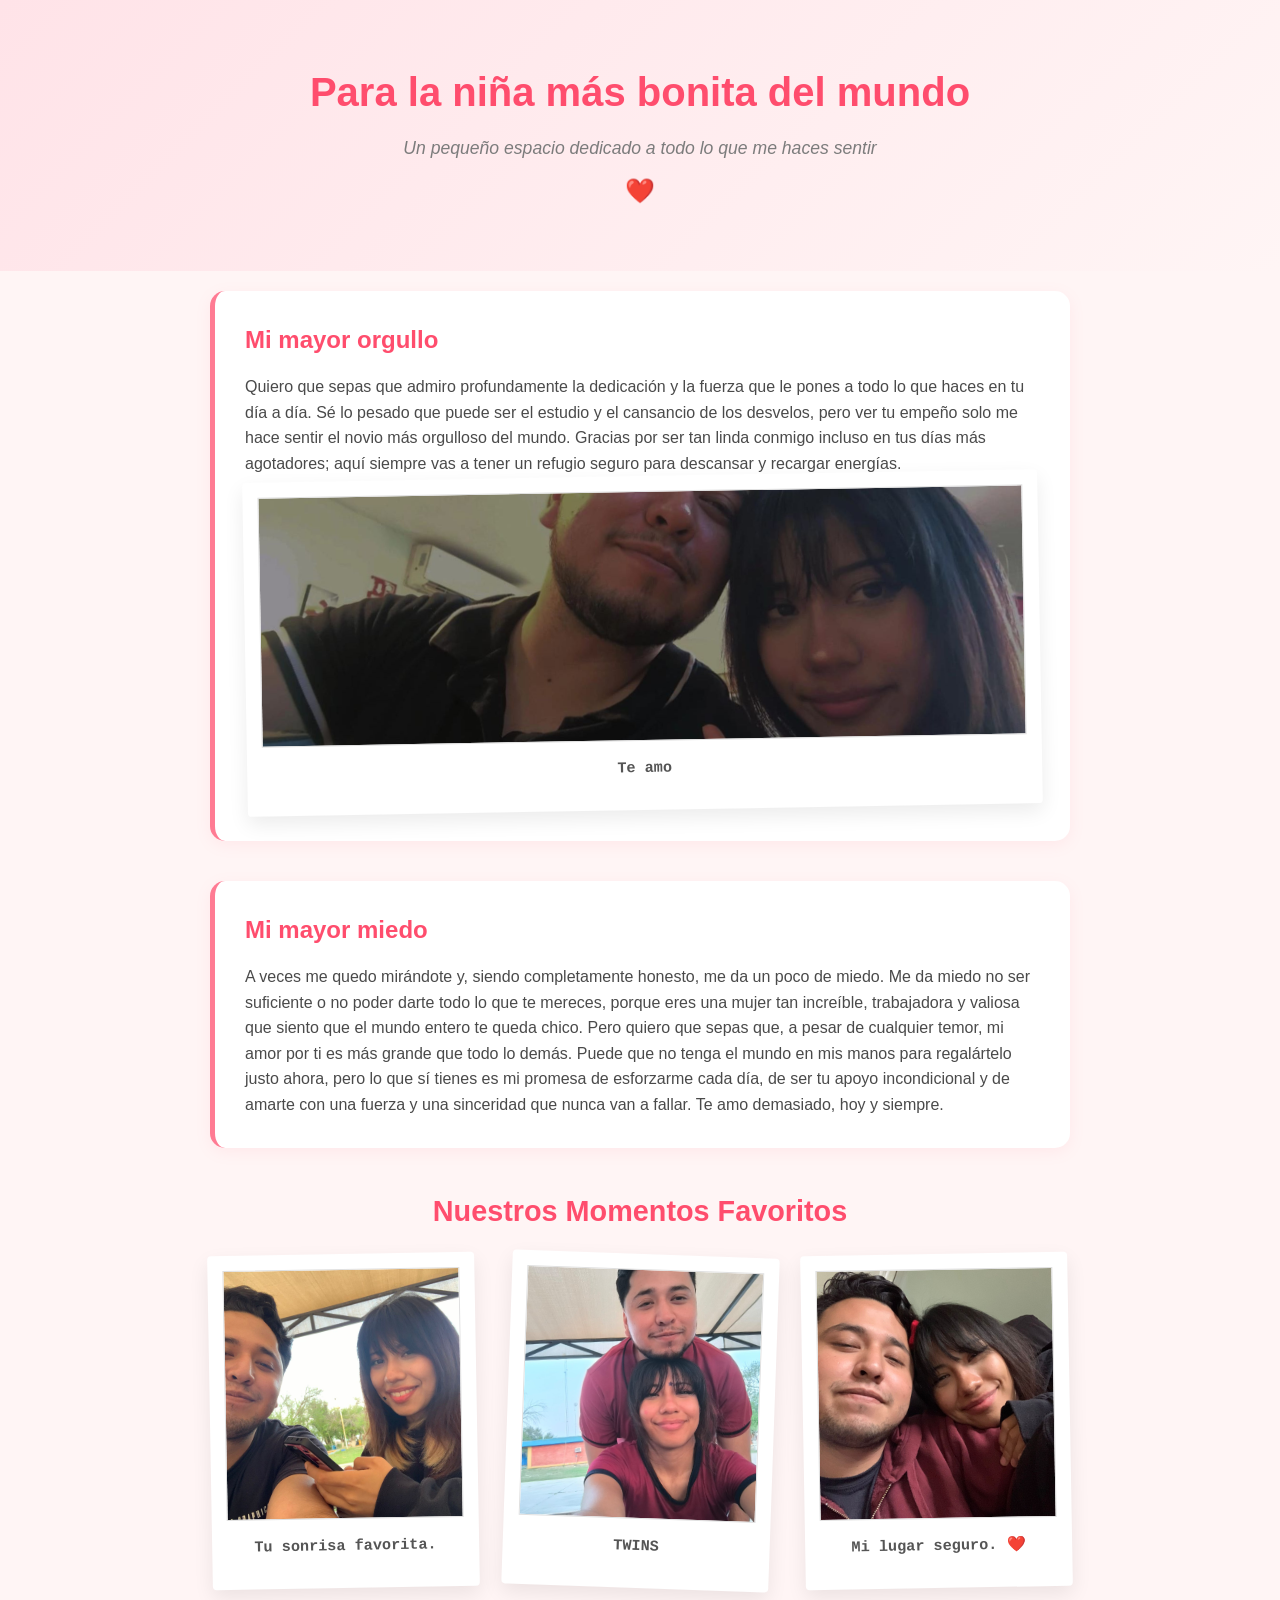
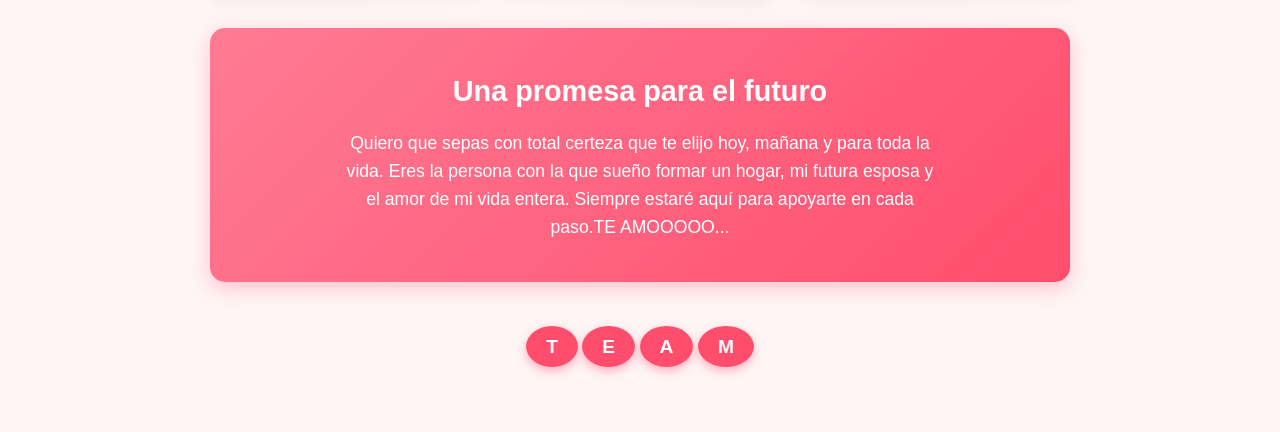
<file: index.html>
<!DOCTYPE html>
<html lang="es">
<head>
    <meta charset="UTF-8">
    <meta name="viewport" content="width=device-width, initial-scale=1.0">
    <link rel="stylesheet" href="style.css">
    <title>Para Mi Persona Favorita</title>
</head>
<body>

    <header>
        <h1>Para la niña más bonita del mundo</h1>
        <p>Un pequeño espacio dedicado a todo lo que me haces sentir</p>
        <div class="corazon-decorativo">❤️</div>
    </header>

    <div class="contenedor">

        <div class="seccion-mensaje">
            <h2>Mi mayor orgullo</h2>
            <p>
                Quiero que sepas que admiro profundamente la dedicación y la fuerza que le pones a todo lo que haces en tu día a día. 
                Sé lo pesado que puede ser el estudio y el cansancio de los desvelos, pero ver tu empeño solo me hace sentir el novio 
                más orgulloso del mundo. Gracias por ser tan linda conmigo incluso en tus días más agotadores; aquí siempre vas a tener un refugio seguro para descansar 
                y recargar energías.

            </p>
            <div class="marco-polaroid">
                <div class="espacio-foto">

                    <img src="images/1.jpeg" alt="Momento juntos 1">
                </div>
                <div class="pie-foto">Te amo</div>
            </div>
        </div>

        <div class="seccion-mensaje">
            <h2>Mi mayor miedo</h2>
            <p>
                A veces me quedo mirándote y, siendo completamente honesto, me da un poco de miedo. 
                Me da miedo no ser suficiente o no poder darte todo lo que te mereces, porque eres una mujer tan increíble,
                trabajadora y valiosa que siento que el mundo entero te queda chico. Pero quiero que sepas que, a pesar de cualquier temor,
                mi amor por ti es más grande que todo lo demás. Puede que no tenga el mundo en mis manos para regalártelo justo ahora, 
                pero lo que sí tienes es mi promesa de esforzarme cada día, de ser tu apoyo incondicional y de amarte con una fuerza y 
                una sinceridad que nunca van a fallar. Te amo demasiado, hoy y siempre.
            </p>
        </div>

        <!-- GALERÍA DE MARCOS POLAROID -->
        <h2 class="titulo-galeria">Nuestros Momentos Favoritos</h2>
        
        <div class="galeria-marcos">
            
            <!-- Marco 1 -->
            <div class="marco-polaroid">
                <div class="espacio-foto">

                    <img src="images/2.jpeg"Momento juntos 1">
                </div>
                <div class="pie-foto">Tu sonrisa favorita.</div>
            </div>

            <!-- Marco 2 -->
            <div class="marco-polaroid">
                <div class="espacio-foto">

                    <img src="images/3.jpeg" alt="Momento juntos 2">
                </div>
                <div class="pie-foto">TWINS</div>
            </div>

            <!-- Marco 3 -->
            <div class="marco-polaroid">
                <div class="espacio-foto">
                    <img src="images/4.jpeg" alt="Momento juntos 3">
                </div>
                <div class="pie-foto">Mi lugar seguro. ❤️</div>
            </div>

        </div>

        <div class="seccion-futuro">
            <h2>Una promesa para el futuro</h2>
            <p>
                Quiero que sepas con total certeza que te elijo hoy, mañana y para toda la vida. Eres la persona con la que 
                sueño formar un hogar, mi futura esposa y el amor de mi vida entera. Siempre estaré aquí para apoyarte en cada paso.TE AMOOOOO...
            </p>
        </div>
        <div style="text-align: center; margin-top: 50px;">
            <a href="tiempo.html" style="text-decoration: none; background-color: var(--color-secundario); color: white; padding: 10px 20px; border-radius: 50%; font-weight: bold; font-size: 1.2rem; box-shadow: 0 4px 10px rgba(255, 77, 109, 0.4); transition: transform 0.3s ease;">T</a>
            <a href="dos-meses.html" style="text-decoration: none; background-color: var(--color-secundario); color: white; padding: 10px 20px; border-radius: 50%; font-weight: bold; font-size: 1.2rem; box-shadow: 0 4px 10px rgba(255, 77, 109, 0.4); transition: transform 0.3s ease;">E</a>
            <a href="detalles.html" style="text-decoration: none; background-color: var(--color-secundario); color: white; padding: 10px 20px; border-radius: 50%; font-weight: bold; font-size: 1.2rem; box-shadow: 0 4px 10px rgba(255, 77, 109, 0.4); transition: transform 0.3s ease;">A</a>
            <a href="siempre.html" style="text-decoration: none; background-color: var(--color-secundario); color: white; padding: 10px 20px; border-radius: 50%; font-weight: bold; font-size: 1.2rem; box-shadow: 0 4px 10px rgba(255, 77, 109, 0.4); transition: transform 0.3s ease;">M</a>
        </div>
        

    </div>

</body>
</html>
</file>
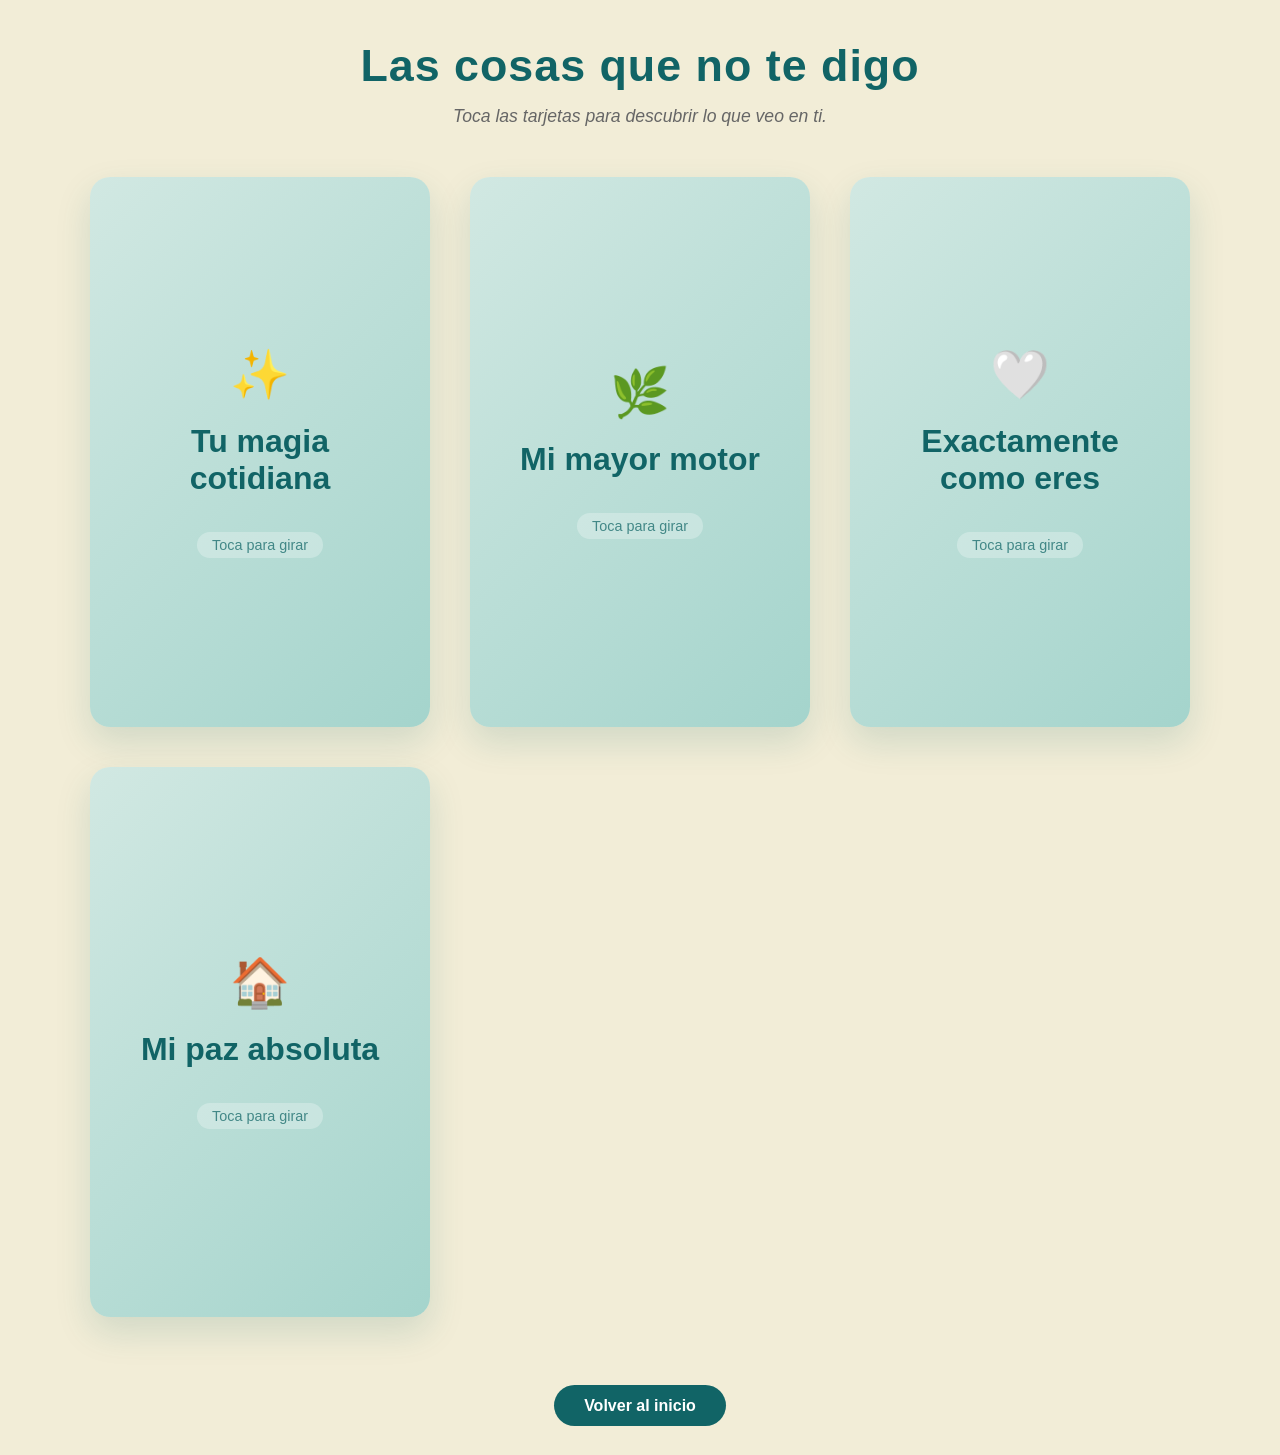
<file: detalles.html>
<!DOCTYPE html>
<html lang="es">
<head>
    <meta charset="UTF-8">
    <meta name="viewport" content="width=device-width, initial-scale=1.0">
    <title>Tus Pequeños Detalles</title>
    <style>
        /* --- ESTILOS FRESCOS: MENTA Y CREMA --- */
        * {
            margin: 0;
            padding: 0;
            box-sizing: border-box;
            font-family: 'Montserrat', 'Segoe UI', sans-serif;
        }

        body {
            background-color: #f2edd7; 
            color: #333;
            min-height: 100vh;
            padding: 40px 20px;
        }

        header {
            text-align: center;
            margin-bottom: 50px;
        }

        header h1 {
            color: #116466; 
            font-size: 2.8rem;
            margin-bottom: 15px;
            letter-spacing: 1px;
        }

        header p {
            color: #666;
            font-size: 1.1rem;
            font-style: italic;
        }

        /* --- CONTENEDOR GRID --- */
        .grid-tarjetas {
            max-width: 1100px; 
            margin: 0 auto;
            display: grid;
            grid-template-columns: repeat(auto-fit, minmax(320px, 1fr)); 
            gap: 40px;
            padding-bottom: 60px;
        }

        /* --- EFECTO FLIP CARD --- */
        .tarjeta-flip {
            background-color: transparent;
            width: 100%;
            height: 550px; 
            perspective: 1000px; 
            cursor: pointer;
            -webkit-tap-highlight-color: transparent; 
        }

        .tarjeta-inner {
            position: relative;
            width: 100%;
            height: 100%;
            text-align: center;
            transition: transform 0.8s cubic-bezier(0.175, 0.885, 0.32, 1.275);
            transform-style: preserve-3d;
            border-radius: 20px;
            box-shadow: 0 15px 35px rgba(17, 100, 102, 0.15);
        }

        .tarjeta-flip:hover .tarjeta-inner,
        .tarjeta-flip.girada .tarjeta-inner {
            transform: rotateY(180deg);
        }

        .tarjeta-frente, .tarjeta-dorso {
            position: absolute;
            width: 100%;
            height: 100%;
            backface-visibility: hidden; 
            border-radius: 20px;
            overflow: hidden;
            display: flex;
            flex-direction: column;
            justify-content: center;
            align-items: center;
            padding: 30px;
        }

        /* --- LADO FRONTAL --- */
        .tarjeta-frente {
            background: linear-gradient(135deg, #d1e8e2 0%, #a4d4cc 100%); 
            color: #116466;
        }

        .tarjeta-frente h2 {
            font-size: 2rem;
            margin-bottom: 15px;
        }

        .icono-frente {
            font-size: 3rem;
            margin-bottom: 20px;
        }

        .instruccion {
            font-size: 0.9rem;
            opacity: 0.7;
            margin-top: 20px;
            background-color: rgba(255,255,255,0.4);
            padding: 5px 15px;
            border-radius: 15px;
        }

        /* --- LADO TRASERO --- */
        .tarjeta-dorso {
            background-color: white;
            color: #4a4a4a;
            transform: rotateY(180deg);
            border: 2px solid #a4d4cc;
            justify-content: flex-start;
        }

        .foto-dorso {
            width: 100%;
            height: 260px; 
            border-radius: 15px;
            overflow: hidden;
            margin-bottom: 20px;
        }

        .foto-dorso img {
            width: 100%;
            height: 100%;
            object-fit: cover;
        }

        .tarjeta-dorso p {
            font-size: 1rem;
            line-height: 1.6;
            text-align: justify;
        }

        /* --- BOTÓN VOLVER --- */
        .boton-volver {
            text-align: center;
            margin-top: 20px;
        }

        .boton-volver a {
            text-decoration: none;
            color: white;
            background-color: #116466;
            padding: 12px 30px;
            border-radius: 30px;
            font-weight: bold;
            transition: background 0.3s ease;
        }

        .boton-volver a:hover {
            background-color: #2c7873;
        }

        /* --- RESPONSIVO PARA MÓVILES --- */
        @media (max-width: 600px) {
            header h1 { font-size: 2.2rem; }
            .tarjeta-flip { height: 600px; } 
            .foto-dorso { height: 230px; } 
        }
    </style>
</head>
<body>

    <header>
        <h1>Las cosas que no te digo</h1>
        <p>Toca las tarjetas para descubrir lo que veo en ti.</p>
    </header>

    <div class="grid-tarjetas">

        <!-- TARJETA 1 -->
        <div class="tarjeta-flip">
            <div class="tarjeta-inner">
                <div class="tarjeta-frente">
                    <div class="icono-frente">✨</div>
                    <h2>Tu magia cotidiana</h2>
                    <div class="instruccion">Toca para girar</div>
                </div>
                <div class="tarjeta-dorso">
                    <div class="foto-dorso">
                        <img src="images/d1.jpeg" alt="Detalles">
                    </div>
                    <p>Siempre te digo que te amo, pero no sé si te digo lo suficiente cuánto me encantan tus pequeños detalles. Me fascina verte cuando estás concentrada, la forma en la que te esfuerzas por las cosas y cómo tu sonrisa ilumina hasta el día más gris. En esas pequeñas cosas que haces sin darte cuenta, yo encuentro mi magia favorita.</p>
                </div>
            </div>
        </div>

        <!-- TARJETA 2 -->
        <div class="tarjeta-flip">
            <div class="tarjeta-inner">
                <div class="tarjeta-frente">
                    <div class="icono-frente">🌿</div>
                    <h2>Mi mayor motor</h2>
                    <div class="instruccion">Toca para girar</div>
                </div>
                <div class="tarjeta-dorso">
                    <div class="foto-dorso">
                        <img src="images/d2.jpeg" alt="Mi motor">
                    </div>
                    <p>Ahora que enfrento nuevos retos fuera de la escuela y busco construir mi camino profesional, saber que te tengo a mi lado lo cambia todo. Eres mi inspiración para buscar oportunidades y crecer. Cuando siento que el mundo real es pesado, te miro y recuerdo exactamente por quién y para qué estoy construyendo este futuro.</p>
                </div>
            </div>
        </div>

        <!-- TARJETA 3 -->
        <div class="tarjeta-flip">
            <div class="tarjeta-inner">
                <div class="tarjeta-frente">
                    <div class="icono-frente">🤍</div>
                    <h2>Exactamente como eres</h2>
                    <div class="instruccion">Toca para girar</div>
                </div>
                <div class="tarjeta-dorso">
                    <div class="foto-dorso">
                        <img src="images/d3.jpeg" alt="Tal como eres">
                    </div>
                    <p>No amo solo a la versión tuya que está feliz o arreglada. Amo a la mujer que se desvela haciendo tareas, a la que llega cansada del trabajo, a la que a veces se estresa. Amo absolutamente todas tus facetas porque te hacen real. Mi amor por ti no exige perfección, solo te exige a ti, completita y tal cual eres.</p>
                </div>
            </div>
        </div>

        <!-- TARJETA 4 -->
        <div class="tarjeta-flip">
            <div class="tarjeta-inner">
                <div class="tarjeta-frente">
                    <div class="icono-frente">🏠</div>
                    <h2>Mi paz absoluta</h2>
                    <div class="instruccion">Toca para girar</div>
                </div>
                <div class="tarjeta-dorso">
                    <div class="foto-dorso">
                        <img src="images/d4.jpeg" alt="Mi paz">
                    </div>
                    <p>El mundo puede estar yendo a mil por hora, lleno de preocupaciones y pendientes, pero en el instante en el que me tomas la mano o me abrazas, todo se silencia. No solo te veo como mi futura esposa, sino como mi refugio personal. Gracias por ser el lugar donde mi mente descansa y mi corazón se siente seguro.</p>
                </div>
            </div>
        </div>

    </div>

    <div class="boton-volver">
        <a href="index.html">Volver al inicio</a>
    </div>

    <script>
        const tarjetas = document.querySelectorAll('.tarjeta-flip');
        tarjetas.forEach(tarjeta => {
            tarjeta.addEventListener('click', function() {
                this.classList.toggle('girada');
            });
        });
    </script>
</body>
</html>
</file>
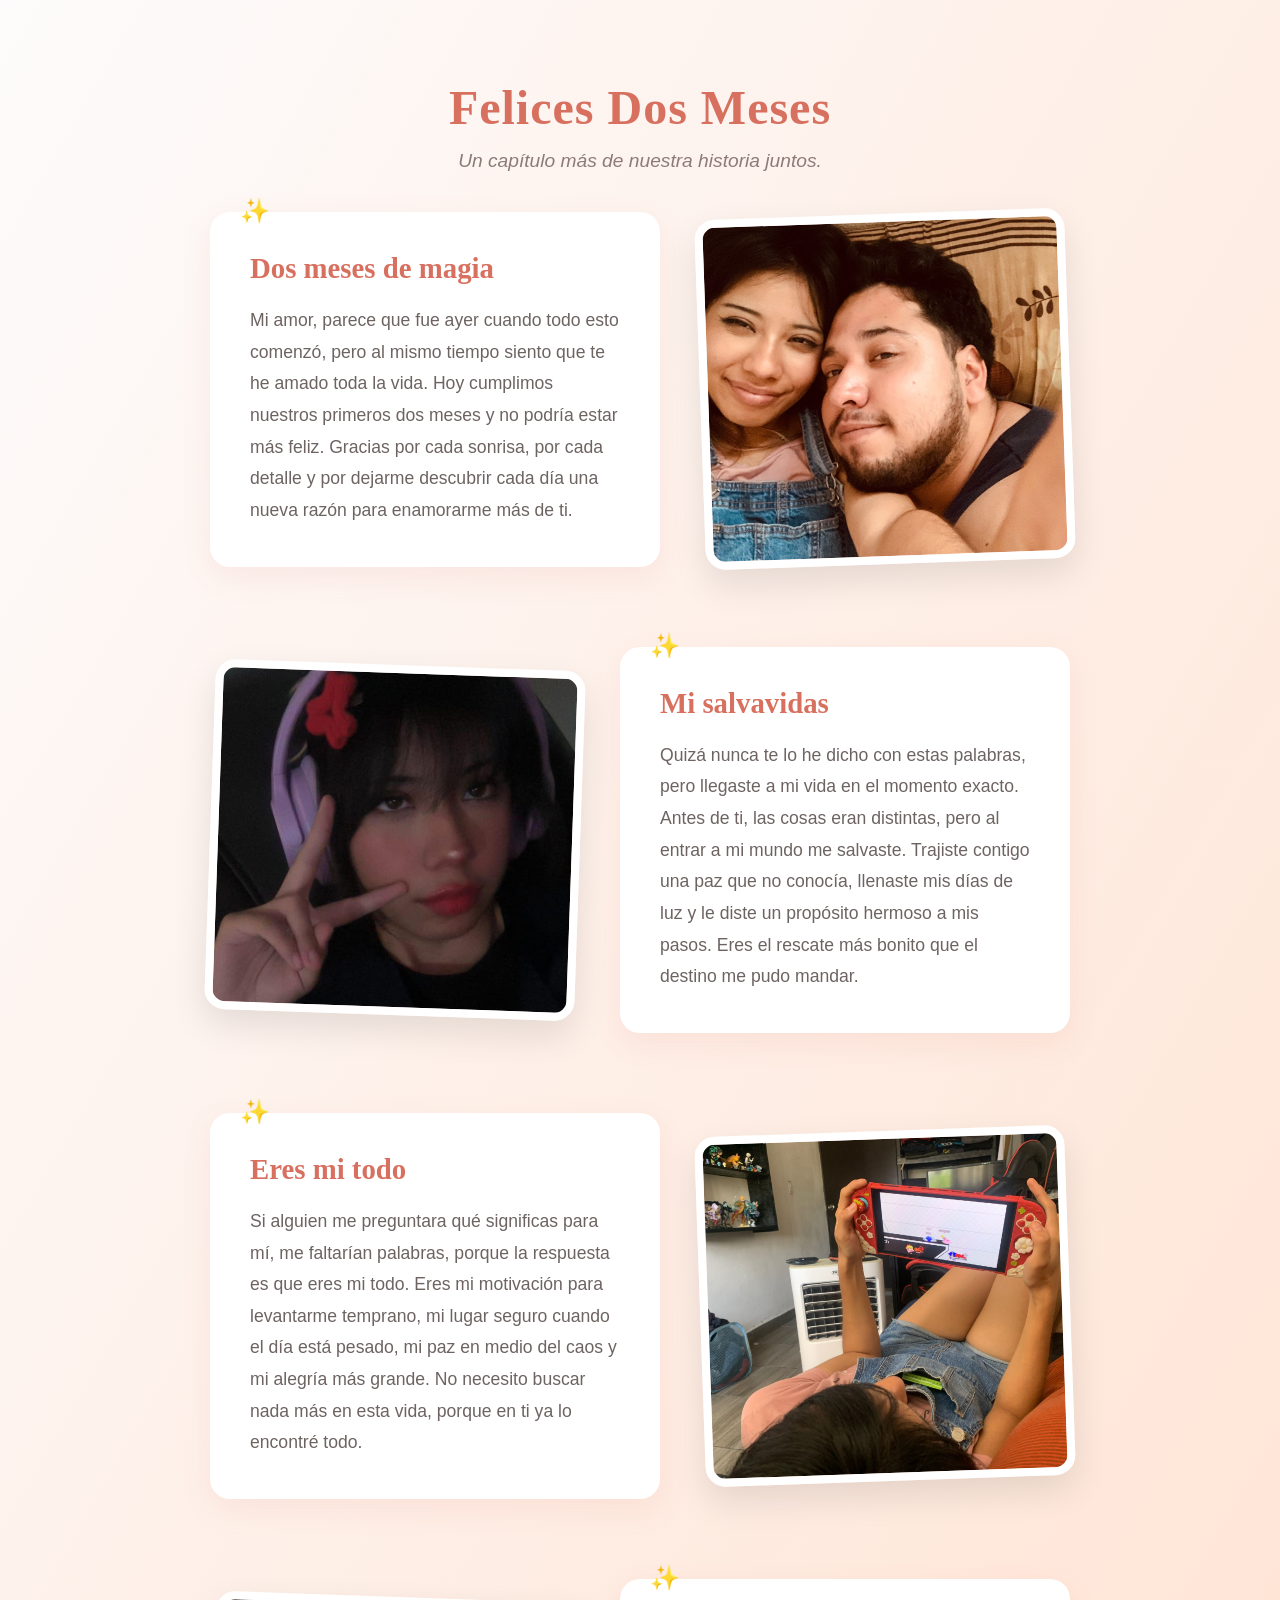
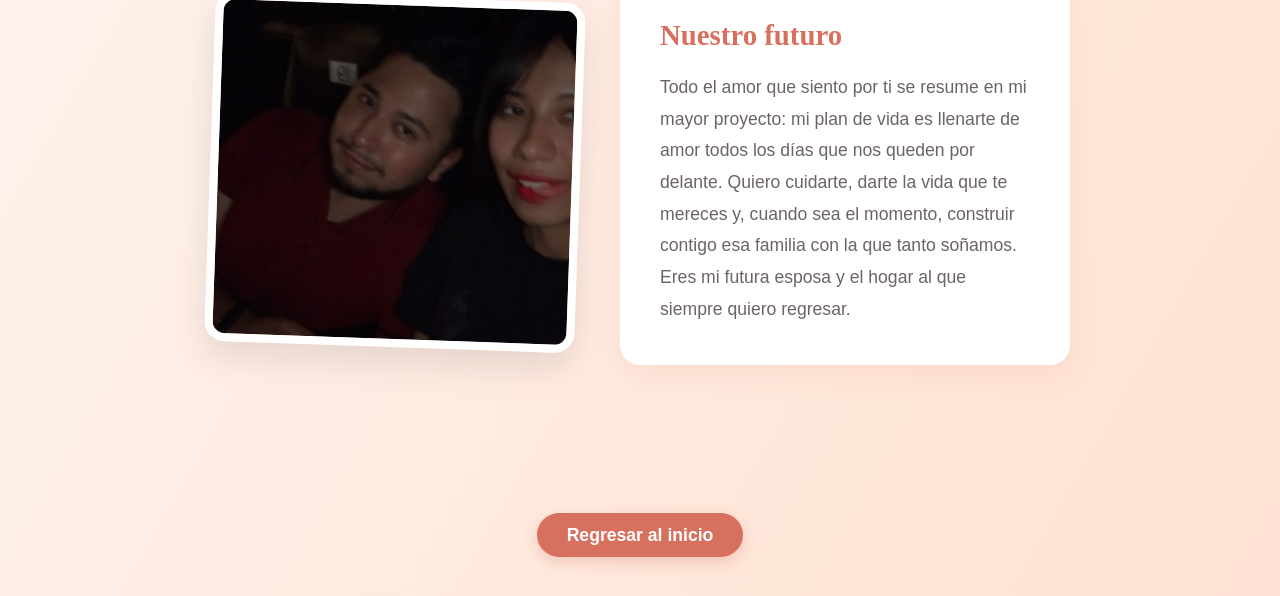
<file: dos-meses.html>
<!DOCTYPE html>
<html lang="es">
<head>
    <meta charset="UTF-8">
    <meta name="viewport" content="width=device-width, initial-scale=1.0">
    <title>Felices 2 Meses</title>
    <style>
        /* --- ESTILOS BOHO / ATARDECER CÁLIDO --- */
        * {
            margin: 0;
            padding: 0;
            box-sizing: border-box;
            font-family: 'Helvetica Neue', Helvetica, Arial, sans-serif;
        }

        body {
            /* Degradado cálido estilo atardecer */
            background: linear-gradient(120deg, #fdfbfb 0%, #ffe2d1 100%);
            color: #4a4a4a;
            min-height: 100vh;
            overflow-x: hidden;
        }

        /* --- ENCABEZADO --- */
        header {
            text-align: center;
            padding: 80px 20px 40px 20px;
        }

        header h1 {
            font-family: 'Georgia', serif;
            font-size: 3rem;
            color: #d87060;
            margin-bottom: 15px;
            letter-spacing: 1px;
        }

        header p {
            font-size: 1.2rem;
            color: #8c7b78;
            font-style: italic;
        }

        /* --- CONTENEDOR PRINCIPAL --- */
        .contenedor-historia {
            max-width: 900px;
            margin: 0 auto;
            padding: 0 20px 60px 20px;
        }

        /* --- SECCIÓN ALTERNADA (FOTO + TEXTO) --- */
        .bloque-historia {
            display: flex;
            align-items: center;
            justify-content: space-between;
            margin-bottom: 80px;
            gap: 40px;
        }

        /* Invierte el orden de los elementos en los bloques pares */
        .bloque-historia:nth-child(even) {
            flex-direction: row-reverse;
        }

        /* --- ESTILOS DE TEXTO --- */
        .texto-historia {
            flex: 1;
            background: white;
            padding: 40px;
            border-radius: 20px;
            box-shadow: 0 10px 30px rgba(216, 112, 96, 0.1);
            position: relative;
        }

        /* Detalle decorativo en el texto */
        .texto-historia::before {
            content: "✨";
            position: absolute;
            top: -15px;
            left: 30px;
            font-size: 1.5rem;
        }

        .texto-historia h2 {
            font-family: 'Georgia', serif;
            color: #d87060;
            font-size: 1.8rem;
            margin-bottom: 20px;
        }

        .texto-historia p {
            font-size: 1.1rem;
            line-height: 1.8;
            color: #6d6462;
        }

        /* --- ESTILOS DE IMAGEN --- */
        .imagen-historia {
            flex: 1;
            position: relative;
        }

        .marco-foto {
            width: 100%;
            height: 350px;
            border-radius: 20px;
            overflow: hidden;
            box-shadow: 0 15px 35px rgba(0, 0, 0, 0.1);
            border: 8px solid white;
            transform: rotate(-2deg);
            transition: transform 0.4s ease;
        }

        /* Rotación contraria para las fotos pares */
        .bloque-historia:nth-child(even) .marco-foto {
            transform: rotate(2deg);
        }

        .marco-foto:hover {
            transform: rotate(0deg) scale(1.02);
        }

        .marco-foto img {
            width: 100%;
            height: 100%;
            object-fit: cover;
        }

        /* --- BOTÓN DE REGRESO --- */
        .boton-volver {
            text-align: center;
            margin-top: 20px;
            padding-bottom: 50px;
        }

        .boton-volver a {
            text-decoration: none;
            color: white;
            background-color: #d87060;
            padding: 12px 30px;
            border-radius: 30px;
            font-weight: bold;
            font-size: 1.1rem;
            transition: background 0.3s ease, transform 0.2s ease;
            box-shadow: 0 5px 15px rgba(216, 112, 96, 0.3);
        }

        .boton-volver a:hover {
            background-color: #c05c4d;
            transform: translateY(-3px);
        }

        /* --- RESPONSIVO PARA CELULARES --- */
        @media (max-width: 768px) {
            .bloque-historia, .bloque-historia:nth-child(even) {
                flex-direction: column;
                gap: 20px;
                margin-bottom: 60px;
            }
            .marco-foto {
                height: 280px;
                transform: rotate(0deg) !important; /* Quita la rotación en celulares para que se vea mejor */
            }
            header h1 {
                font-size: 2.2rem;
            }
        }
    </style>
</head>
<body>

    <header>
        <h1>Felices Dos Meses</h1>
        <p>Un capítulo más de nuestra historia juntos.</p>
    </header>

    <div class="contenedor-historia">

        <!-- BLOQUE 1: Festejo de los 2 meses -->
        <div class="bloque-historia">
            <div class="texto-historia">
                <h2>Dos meses de magia</h2>
                <p>
                    Mi amor, parece que fue ayer cuando todo esto comenzó, pero al mismo tiempo siento que te he amado toda la vida. Hoy cumplimos nuestros primeros dos meses y no podría estar más feliz. Gracias por cada sonrisa, por cada detalle y por dejarme descubrir cada día una nueva razón para enamorarme más de ti.
                </p>
            </div>
            <div class="imagen-historia">
                <div class="marco-foto">
                    <!-- FOTO 1 -->
                    <img src="images/e1.jpeg" alt="Festejando dos meses">
                </div>
            </div>
        </div>

        <!-- BLOQUE 2: Ella lo salvó -->
        <div class="bloque-historia">
            <div class="texto-historia">
                <h2>Mi salvavidas</h2>
                <p>
                    Quizá nunca te lo he dicho con estas palabras, pero llegaste a mi vida en el momento exacto. Antes de ti, las cosas eran distintas, pero al entrar a mi mundo me salvaste. Trajiste contigo una paz que no conocía, llenaste mis días de luz y le diste un propósito hermoso a mis pasos. Eres el rescate más bonito que el destino me pudo mandar.
                </p>
            </div>
            <div class="imagen-historia">
                <div class="marco-foto">
                    <!-- FOTO 2 -->
                    <img src="images/e2.jpeg" alt="Tú me salvaste">
                </div>
            </div>
        </div>

        <!-- BLOQUE 3: Ella es su todo -->
        <div class="bloque-historia">
            <div class="texto-historia">
                <h2>Eres mi todo</h2>
                <p>
                    Si alguien me preguntara qué significas para mí, me faltarían palabras, porque la respuesta es que eres mi todo. Eres mi motivación para levantarme temprano, mi lugar seguro cuando el día está pesado, mi paz en medio del caos y mi alegría más grande. No necesito buscar nada más en esta vida, porque en ti ya lo encontré todo.
                </p>
            </div>
            <div class="imagen-historia">
                <div class="marco-foto">
                    <!-- FOTO 3 -->
                    <img src="images/e3.jpeg" alt="Mi todo">
                </div>
            </div>
        </div>

        <!-- BLOQUE 4: El plan de vida y la familia -->
        <div class="bloque-historia">
            <div class="texto-historia">
                <h2>Nuestro futuro</h2>
                <p>
                    Todo el amor que siento por ti se resume en mi mayor proyecto: mi plan de vida es llenarte de amor todos los días que nos queden por delante. Quiero cuidarte, darte la vida que te mereces y, cuando sea el momento, construir contigo esa familia con la que tanto soñamos. Eres mi futura esposa y el hogar al que siempre quiero regresar.
                </p>
            </div>
            <div class="imagen-historia">
                <div class="marco-foto">
                    <!-- FOTO 4 -->
                    <img src="images/e4.jpeg" alt="Nuestro futuro">
                </div>
            </div>
        </div>

    </div>

    <!-- BOTÓN PARA REGRESAR -->
    <div class="boton-volver">
        <a href="index.html">Regresar al inicio</a>
    </div>

</body>
</html>
</file>
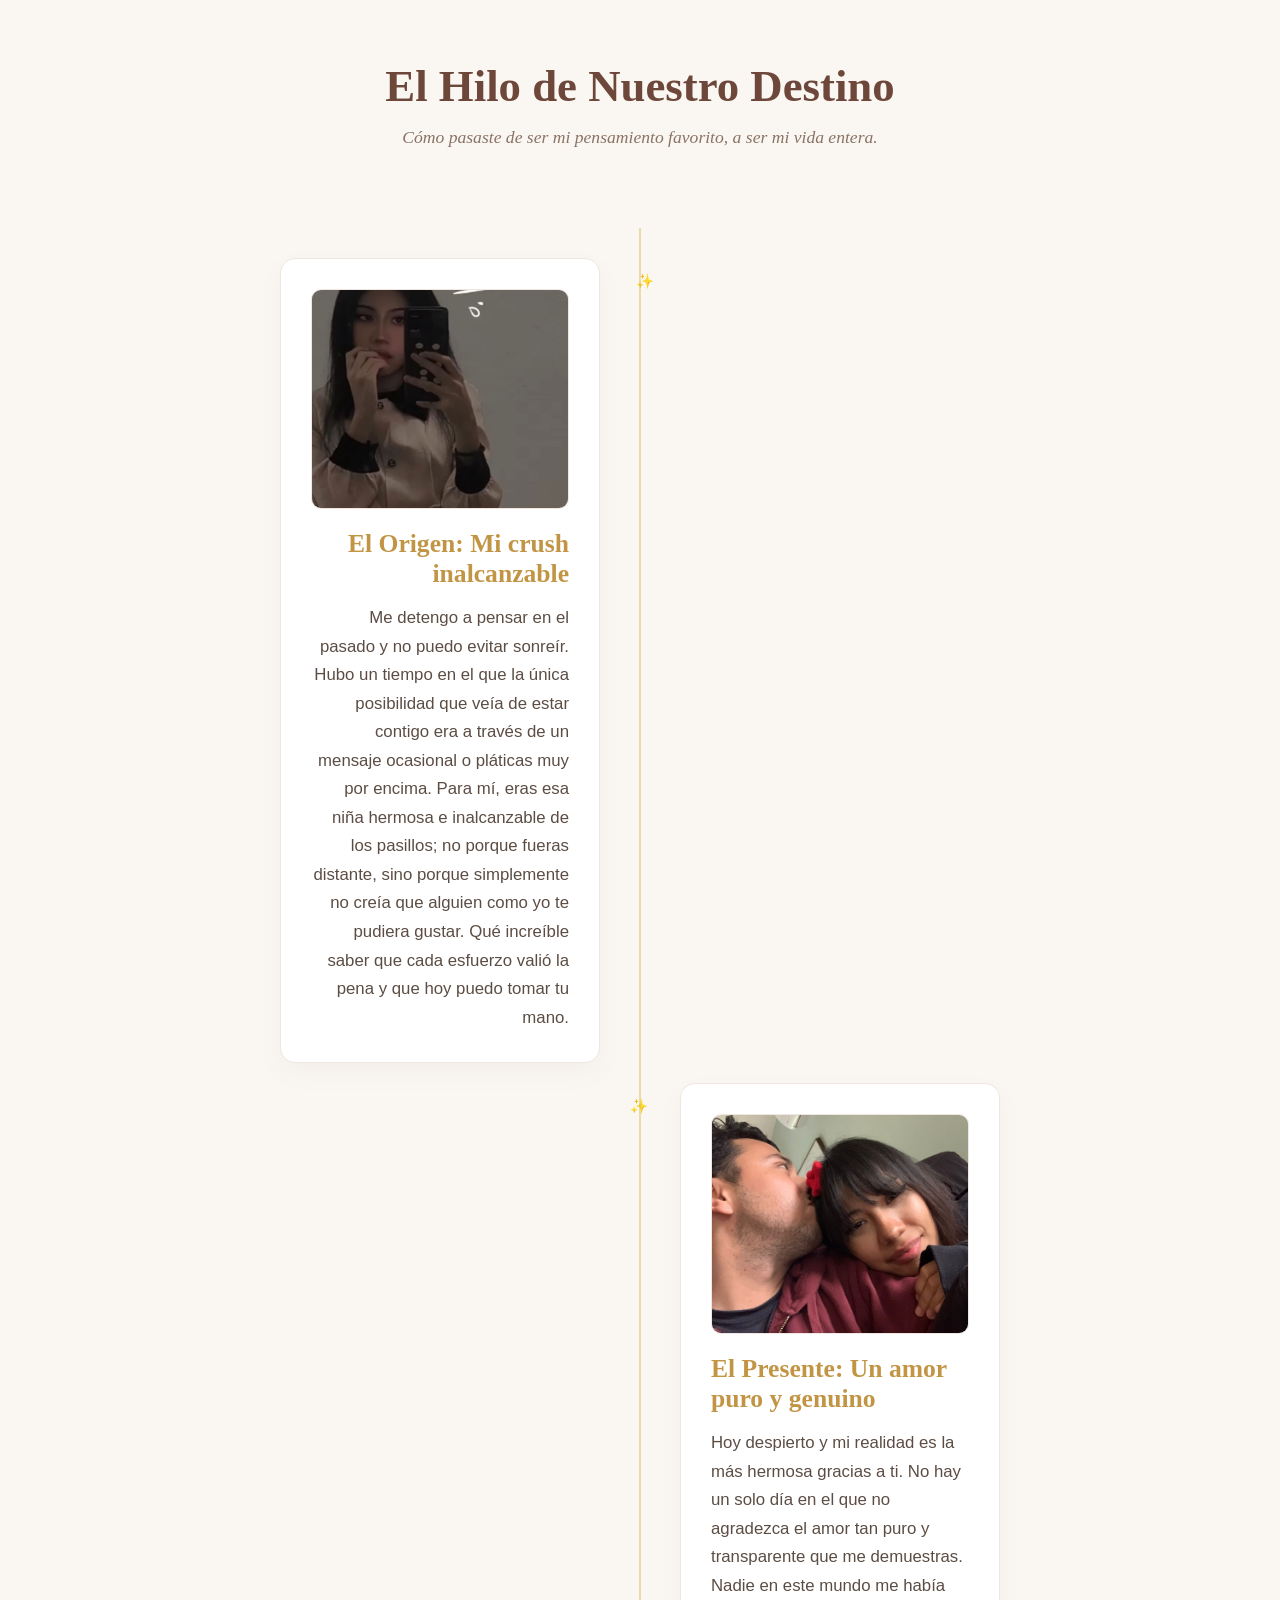
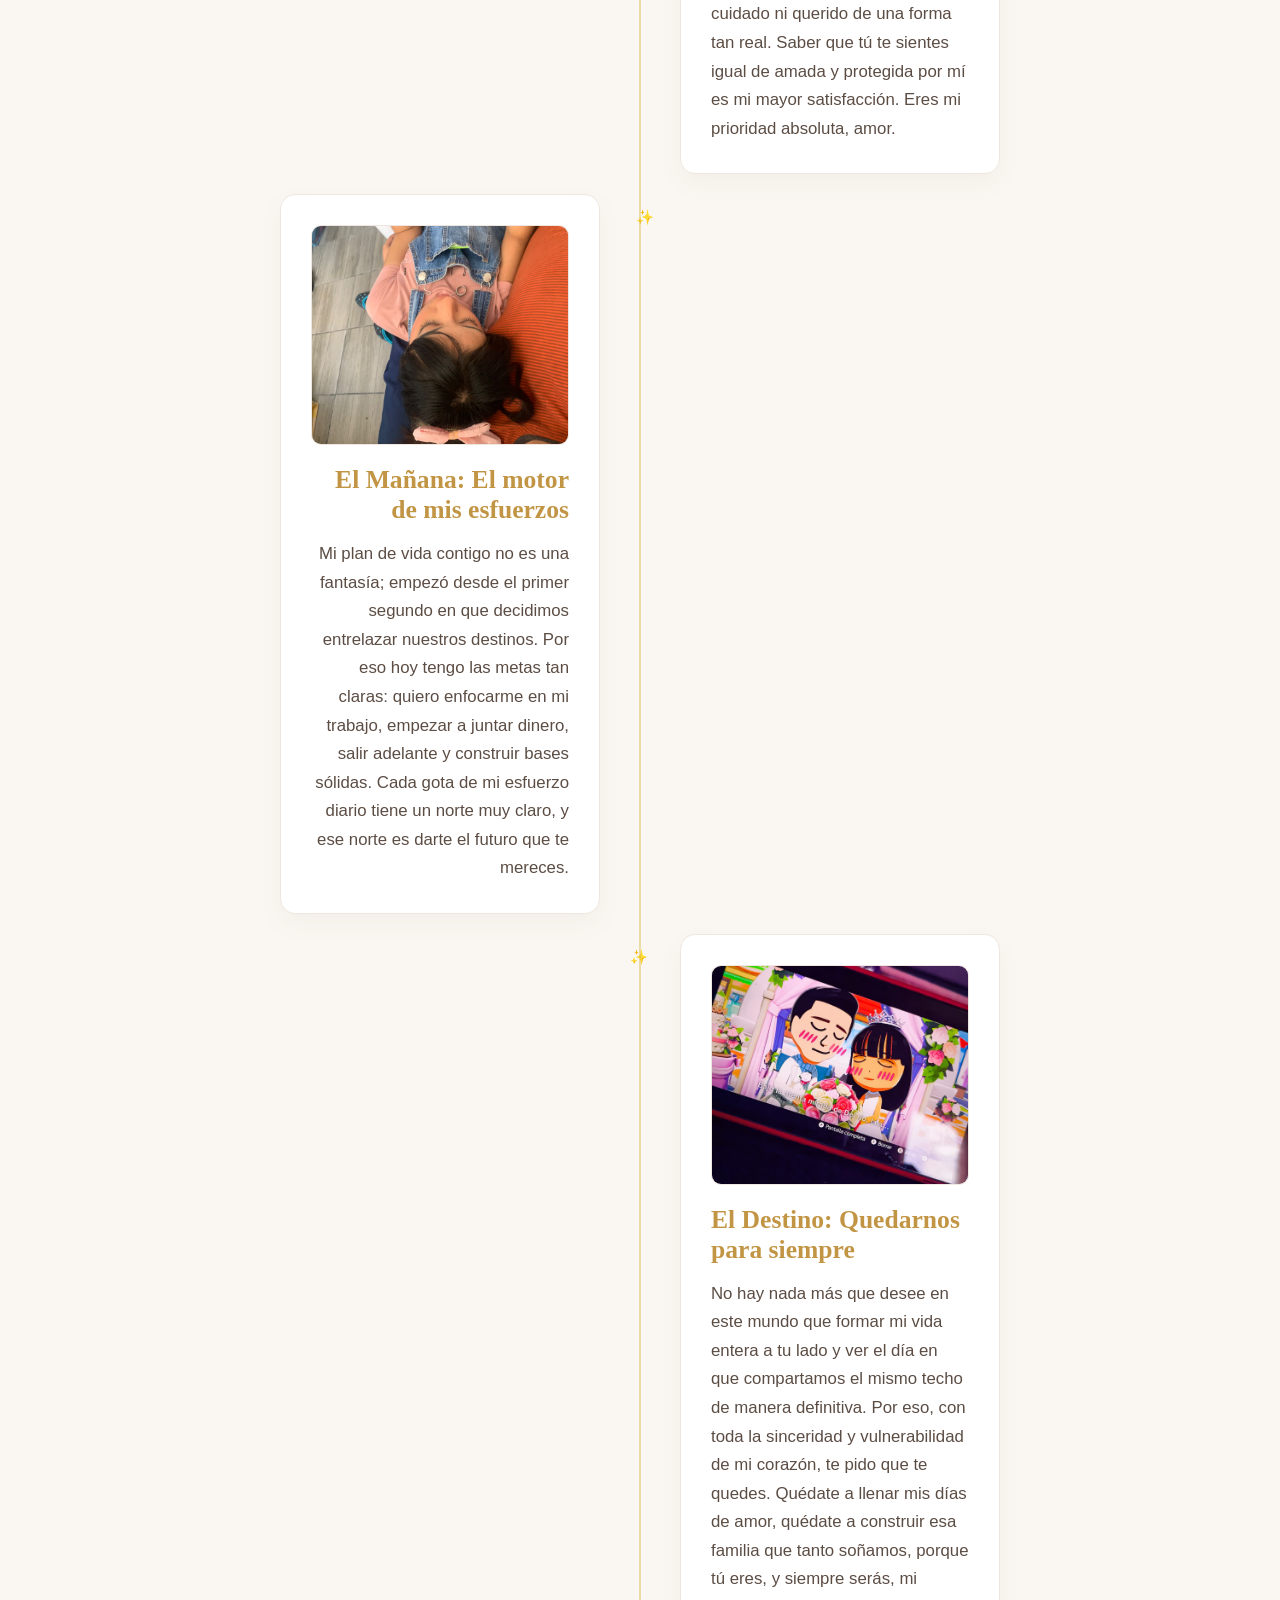
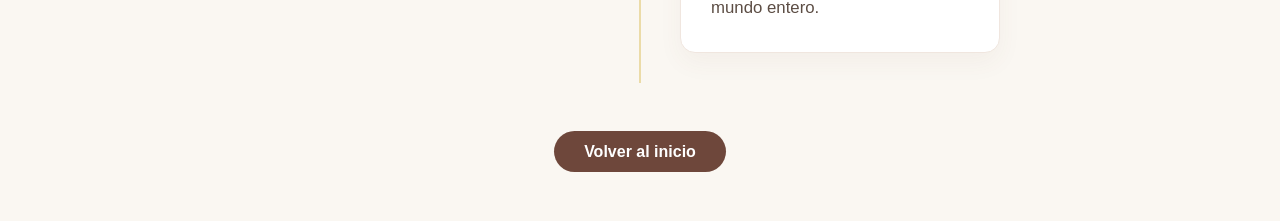
<file: siempre.html>
<!DOCTYPE html>
<html lang="es">
<head>
    <meta charset="UTF-8">
    <meta name="viewport" content="width=device-width, initial-scale=1.0">
    <title>Nuestro Destino Juntos</title>
    <style>
        /* --- ESTILOS LÍNEA DEL TIEMPO: CAFÉ Y ORO --- */
        * {
            margin: 0;
            padding: 0;
            box-sizing: border-box;
            font-family: 'Georgia', serif;
        }

        body {
            background-color: #faf7f2; /* Crema orgánico */
            color: #4a3b32; /* Café oscuro */
            min-height: 100vh;
            padding: 60px 20px;
        }

        header {
            text-align: center;
            margin-bottom: 80px;
        }

        header h1 {
            font-size: 2.8rem;
            color: #6e473b;
            margin-bottom: 15px;
        }

        header p {
            font-size: 1.1rem;
            color: #8a7365;
            font-style: italic;
        }

        /* --- CONTENEDOR DE LA LÍNEA DEL TIEMPO --- */
        .timeline {
            position: relative;
            max-width: 800px;
            margin: 0 auto;
            padding: 20px 0;
        }

        /* Línea vertical central */
        .timeline::after {
            content: '';
            position: absolute;
            width: 2px;
            background-color: #d4af37; /* Color Oro */
            top: 0;
            bottom: 0;
            left: 50%;
            margin-left: -1px;
            opacity: 0.4;
        }

        /* Contenedores de los bloques */
        .bloque-timeline {
            padding: 10px 40px;
            position: relative;
            background-color: transparent;
            width: 50%;
            opacity: 0;
            transform: translateY(40px);
            transition: all 0.8s ease-out;
        }

        /* Clase activa que se disparará al hacer scroll */
        .bloque-timeline.visible {
            opacity: 1;
            transform: translateY(0);
        }

        /* Posicionamiento Izquierda y Derecha */
        .izquierda { left: 0; text-align: right; }
        .derecha { left: 50%; text-align: left; }

        /* Círculos decorativos en la línea central */
        .bloque-timeline::after {
            content: '✨';
            position: absolute;
            width: 20px;
            height: 20px;
            right: -14px;
            top: 25px;
            z-index: 1;
            font-size: 0.9rem;
        }

        .derecha::after { left: -10px; }

        /* --- CONTENIDO DE LAS TARJETAS --- */
        .tarjeta-timeline {
            padding: 30px;
            background-color: white;
            border-radius: 15px;
            box-shadow: 0 10px 25px rgba(110, 71, 59, 0.05);
            border: 1px solid #f0e6df;
        }

        .tarjeta-timeline h2 {
            color: #c29545; /* Oro apagado */
            font-size: 1.6rem;
            margin-bottom: 15px;
        }

        .tarjeta-timeline p {
            font-family: 'Segoe UI', sans-serif;
            font-size: 1.05rem;
            line-height: 1.7;
            color: #5c4d44;
        }

        /* --- ESPACIO PARA FOTOS --- */
        .foto-timeline {
            width: 100%;
            height: 220px;
            border-radius: 10px;
            overflow: hidden;
            margin-bottom: 20px;
            border: 1px solid #f0e6df;
        }

        .foto-timeline img {
            width: 100%;
            height: 100%;
            object-fit: cover;
        }

        /* --- BOTÓN VOLVER --- */
        .boton-volver {
            text-align: center;
            margin-top: 60px;
        }

        .boton-volver a {
            text-decoration: none;
            color: white;
            background-color: #6e473b;
            padding: 12px 30px;
            border-radius: 25px;
            font-weight: bold;
            font-family: 'Segoe UI', sans-serif;
            transition: background 0.3s ease;
        }

        .boton-volver a:hover {
            background-color: #8c6239;
        }

        /* --- RESPONSIVO PARA MÓVILES --- */
        @media screen and (max-width: 768px) {
            .timeline::after { left: 31px; } /* Mueve la línea a la izquierda */
            .bloque-timeline {
                width: 100%;
                padding-left: 70px;
                padding-right: 25px;
                text-align: left !important;
            }
            .bloque-timeline::after {
                left: 20px;
                right: auto;
            }
            .derecha { left: 0%; }
        }
    </style>
</head>
<body>

    <header>
        <h1>El Hilo de Nuestro Destino</h1>
        <p>Cómo pasaste de ser mi pensamiento favorito, a ser mi vida entera.</p>
    </header>

    <div class="timeline">

        <div class="bloque-timeline izquierda">
            <div class="tarjeta-timeline">
                <div class="foto-timeline">
                    <img src="images/s1.jpeg" alt="Cuando eras mi crush">
                </div>
                <h2>El Origen: Mi crush inalcanzable</h2>
                <p>
                    Me detengo a pensar en el pasado y no puedo evitar sonreír. Hubo un tiempo en el que la única posibilidad que veía de estar contigo era a través de un mensaje ocasional o pláticas muy por encima. Para mí, eras esa niña hermosa e inalcanzable de los pasillos; no porque fueras distante, sino porque simplemente no creía que alguien como yo te pudiera gustar. Qué increíble saber que cada esfuerzo valió la pena y que hoy puedo tomar tu mano.
                </p>
            </div>
        </div>

        <div class="bloque-timeline derecha">
            <div class="tarjeta-timeline">
                <div class="foto-timeline">
                    <img src="images/s2.jpeg" alt="Nuestro amor puro">
                </div>
                <h2>El Presente: Un amor puro y genuino</h2>
                <p>
                    Hoy despierto y mi realidad es la más hermosa gracias a ti. No hay un solo día en el que no agradezca el amor tan puro y transparente que me demuestras. Nadie en este mundo me había cuidado ni querido de una forma tan real. Saber que tú te sientes igual de amada y protegida por mí es mi mayor satisfacción. Eres mi prioridad absoluta, amor.
                </p>
            </div>
        </div>

        <div class="bloque-timeline izquierda">
            <div class="tarjeta-timeline">
                <div class="foto-timeline">
                    <img src="images/s3.jpeg" alt="Construyendo el futuro">
                </div>
                <h2>El Mañana: El motor de mis esfuerzos</h2>
                <p>
                    Mi plan de vida contigo no es una fantasía; empezó desde el primer segundo en que decidimos entrelazar nuestros destinos. Por eso hoy tengo las metas tan claras: quiero enfocarme en mi trabajo, empezar a juntar dinero, salir adelante y construir bases sólidas. Cada gota de mi esfuerzo diario tiene un norte muy claro, y ese norte es darte el futuro que te mereces.
                </p>
            </div>
        </div>

        <div class="bloque-timeline derecha">
            <div class="tarjeta-timeline">
                <div class="foto-timeline">
                    <img src="images/s4.jpeg" alt="Nuestro hogar siempre">
                </div>
                <h2>El Destino: Quedarnos para siempre</h2>
                <p>
                    No hay nada más que desee en este mundo que formar mi vida entera a tu lado y ver el día en que compartamos el mismo techo de manera definitiva. Por eso, con toda la sinceridad y vulnerabilidad de mi corazón, te pido que te quedes. Quédate a llenar mis días de amor, quédate a construir esa familia que tanto soñamos, porque tú eres, y siempre serás, mi mundo entero.
                </p>
            </div>
        </div>

    </div>

    <div class="boton-volver">
        <a href="index.html">Volver al inicio</a>
    </div>

    <script>
        const bloques = document.querySelectorAll('.bloque-timeline');

        function checkScroll() {
            const triggerBottom = window.innerHeight * 0.85; // Dispara la animación un poco antes de llegar al bloque

            bloques.forEach(bloque => {
                const bloqueTop = bloque.getBoundingClientRect().top;

                if(bloqueTop < triggerBottom) {
                    bloque.classList.add('visible');
                }
            });
        }

        // Ejecutar al cargar la página y al hacer scroll
        window.addEventListener('scroll', checkScroll);
        window.addEventListener('load', checkScroll);
    </script>
</body>
</html>
</file>
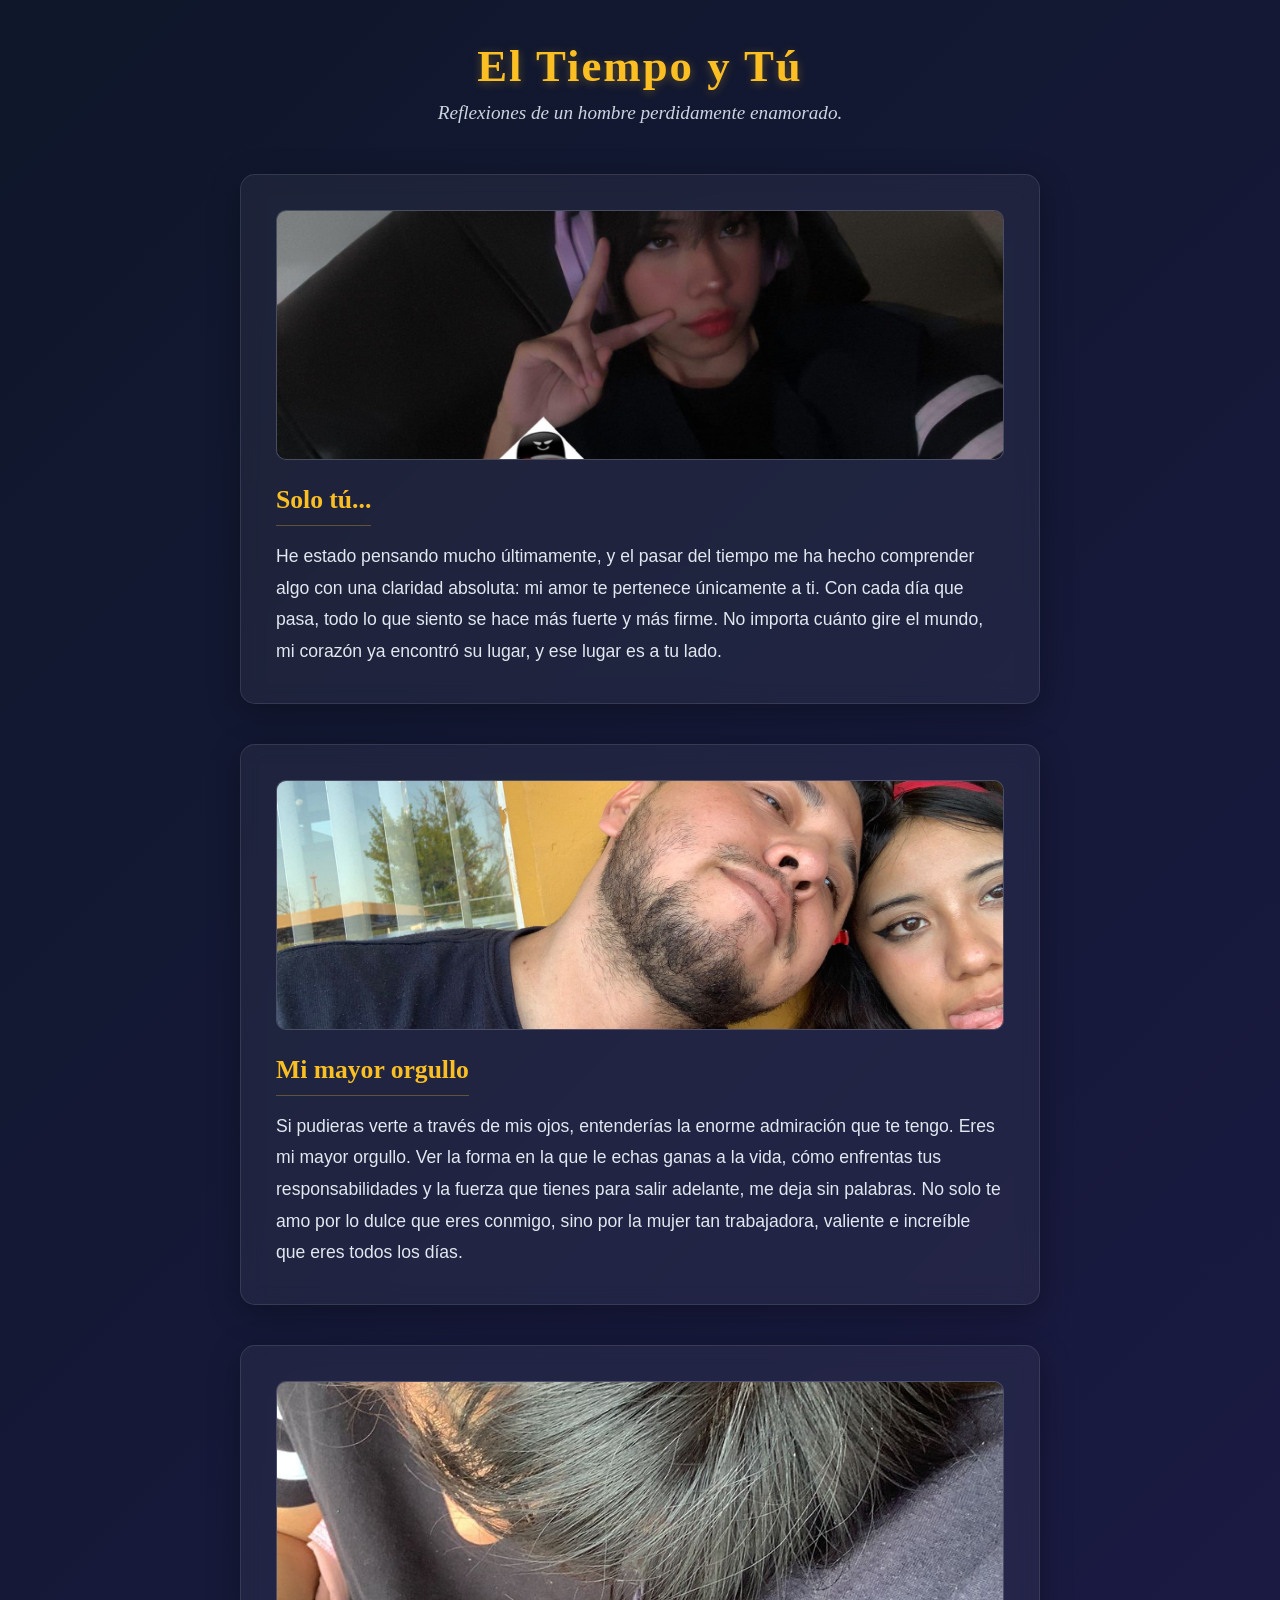
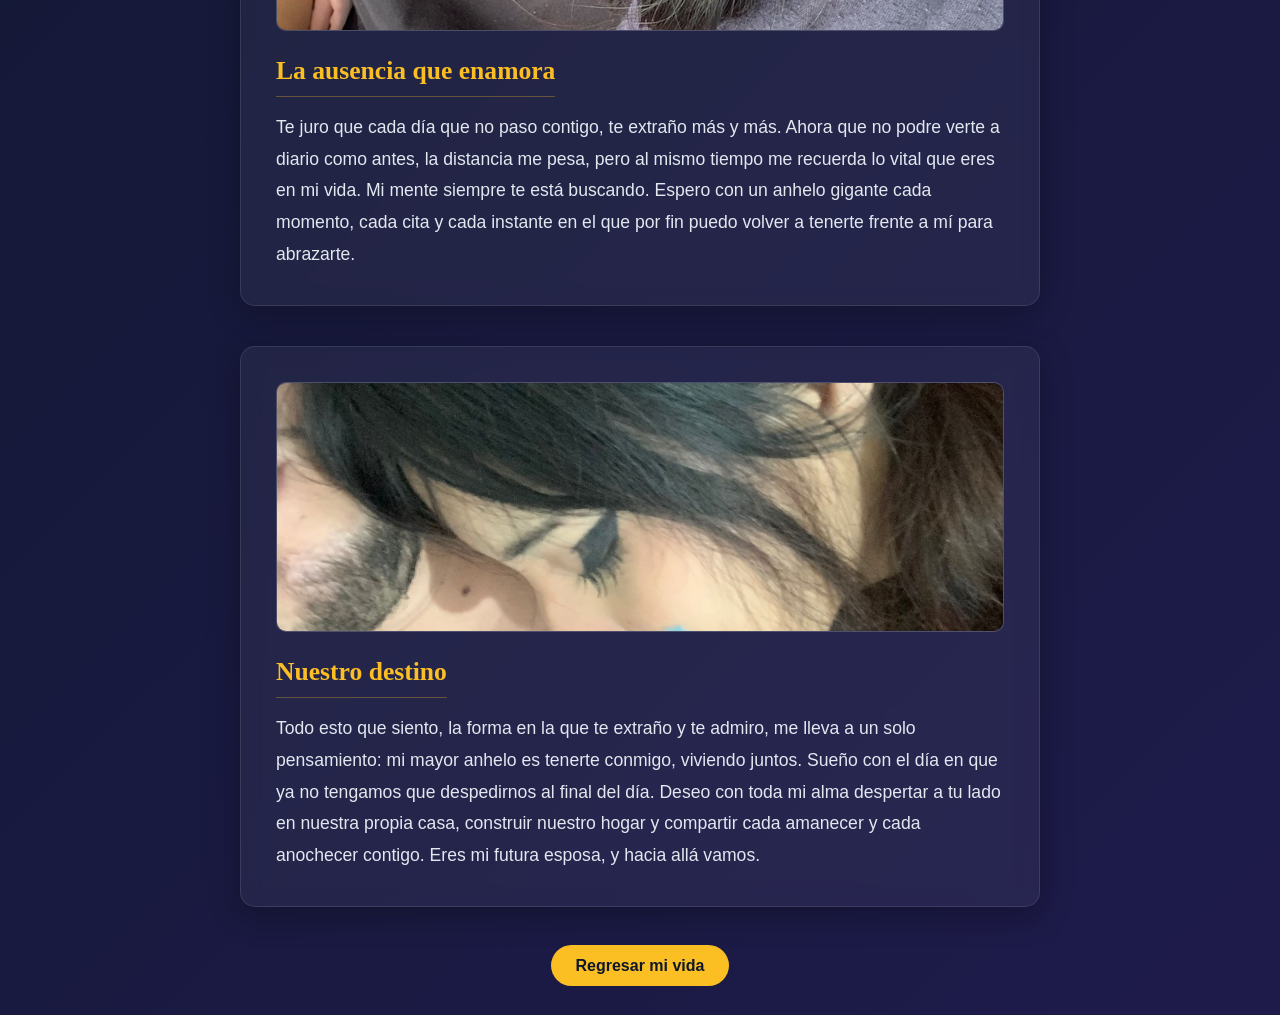
<file: tiempo.html>
<!DOCTYPE html>
<html lang="es">
<head>
    <meta charset="UTF-8">
    <meta name="viewport" content="width=device-width, initial-scale=1.0">
    <title>A través del tiempo</title>
    <style>
        /* --- ESTILOS DE LA NUEVA PÁGINA: NOCHE Y CRISTAL --- */
        * {
            margin: 0;
            padding: 0;
            box-sizing: border-box;
            font-family: 'Georgia', serif; 
        }

        body {
            /* Fondo degradado oscuro estilo noche estrellada */
            background: linear-gradient(135deg, #0f172a 0%, #1e1b4b 100%);
            color: #f8fafc;
            min-height: 100vh;
            padding: 40px 20px;
            display: flex;
            flex-direction: column;
            align-items: center;
        }

        header {
            text-align: center;
            margin-bottom: 50px;
            animation: fadeIn 2s ease-in-out;
        }

        header h1 {
            font-size: 2.8rem;
            color: #fbbf24; /* Tono dorado/ambar */
            text-shadow: 0 2px 10px rgba(251, 191, 36, 0.3);
            margin-bottom: 10px;
            letter-spacing: 2px;
        }

        header p {
            font-size: 1.2rem;
            color: #cbd5e1;
            font-style: italic;
        }

        /* --- CONTENEDOR DE TARJETAS (ESTILO GLASSMORPHISM) --- */
        .contenedor-cartas {
            max-width: 800px;
            display: flex;
            flex-direction: column;
            gap: 40px;
        }

        .carta-cristal {
            /* Efecto cristal / translúcido */
            background: rgba(255, 255, 255, 0.05);
            backdrop-filter: blur(10px);
            -webkit-backdrop-filter: blur(10px);
            border: 1px solid rgba(255, 255, 255, 0.1);
            border-radius: 15px;
            padding: 35px;
            box-shadow: 0 8px 32px 0 rgba(0, 0, 0, 0.3);
            transition: transform 0.4s ease, background 0.4s ease;
            overflow: hidden; /* Para que la imagen no se salga de los bordes redondeados */
        }

        .carta-cristal:hover {
            transform: translateY(-5px);
            background: rgba(255, 255, 255, 0.08);
            border-left: 3px solid #fbbf24;
        }

        /* --- ESTILOS PARA LAS IMÁGENES DENTRO DE LOS CUADROS --- */
        .contenedor-imagen {
            width: 100%;
            height: 250px; /* Puedes cambiar este valor si quieres fotos más altas o más bajas */
            margin-bottom: 25px;
            border-radius: 10px;
            overflow: hidden;
            border: 1px solid rgba(255, 255, 255, 0.15);
            background-color: rgba(255, 255, 255, 0.05); /* Fondo por si la imagen tarda en cargar */
        }

        .contenedor-imagen img {
            width: 100%;
            height: 100%;
            object-fit: cover; /* Asegura que la foto llene el espacio sin deformarse */
            transition: transform 0.5s ease;
        }

        /* Efecto de zoom en la foto al pasar el cursor por la carta */
        .carta-cristal:hover .contenedor-imagen img {
            transform: scale(1.05);
        }

        /* --- ESTILOS DE TEXTO DENTRO DE LA CARTA --- */
        .carta-cristal h2 {
            color: #fbbf24;
            font-size: 1.6rem;
            margin-bottom: 15px;
            border-bottom: 1px solid rgba(251, 191, 36, 0.3);
            padding-bottom: 10px;
            display: inline-block;
        }

        .carta-cristal p {
            font-size: 1.1rem;
            line-height: 1.8;
            color: #e2e8f0;
            font-family: 'Segoe UI', Tahoma, Geneva, Verdana, sans-serif;
        }

        /* --- BOTÓN PARA VOLVER --- */
        .boton-volver {
            margin-top: 50px;
            text-align: center;
        }

        .boton-volver a {
            text-decoration: none;
            color: #0f172a;
            background-color: #fbbf24;
            padding: 12px 25px;
            border-radius: 25px;
            font-weight: bold;
            font-family: 'Segoe UI', sans-serif;
            transition: background 0.3s ease, box-shadow 0.3s ease;
        }

        .boton-volver a:hover {
            background-color: #f59e0b;
            box-shadow: 0 0 15px rgba(251, 191, 36, 0.5);
        }

        /* Animación inicial */
        @keyframes fadeIn {
            0% { opacity: 0; transform: translateY(-20px); }
            100% { opacity: 1; transform: translateY(0); }
        }

        /* --- RESPONSIVO --- */
        @media (max-width: 600px) {
            header h1 { font-size: 2.2rem; }
            .carta-cristal { padding: 25px; }
            .contenedor-imagen { height: 200px; } /* Imágenes un poco más pequeñas en celular */
        }
    </style>
</head>
<body>

    <header>
        <h1>El Tiempo y Tú</h1>
        <p>Reflexiones de un hombre perdidamente enamorado.</p>
    </header>

    <div class="contenedor-cartas">

        <!-- Mensaje 1: El paso del tiempo y el amor exclusivo -->
        <div class="carta-cristal">
            <!-- AQUÍ VA LA IMAGEN 1 -->
            <div class="contenedor-imagen">
                <img src="images/t1.jpeg" alt="Nuestro amor en el tiempo">
            </div>
            <h2>Solo tú...</h2>
            <p>
                He estado pensando mucho últimamente, y el pasar del tiempo me ha hecho comprender algo con una claridad absoluta: mi amor te pertenece únicamente a ti. Con cada día que pasa, todo lo que siento se hace más fuerte y más firme. No importa cuánto gire el mundo, mi corazón ya encontró su lugar, y ese lugar es a tu lado.
            </p>
        </div>

        <!-- Mensaje 2: Orgullo y admiración por su esfuerzo -->
        <div class="carta-cristal">
            <!-- AQUÍ VA LA IMAGEN 2 -->
            <div class="contenedor-imagen">
                <img src="images/t2.jpeg" alt="Mi mayor orgullo">
            </div>
            <h2>Mi mayor orgullo</h2>
            <p>
                Si pudieras verte a través de mis ojos, entenderías la enorme admiración que te tengo. Eres mi mayor orgullo. Ver la forma en la que le echas ganas a la vida, cómo enfrentas tus responsabilidades y la fuerza que tienes para salir adelante, me deja sin palabras. No solo te amo por lo dulce que eres conmigo, sino por la mujer tan trabajadora, valiente e increíble que eres todos los días.
            </p>
        </div>

        <!-- Mensaje 3: Extrañarla por la nueva dinámica -->
        <div class="carta-cristal">
            <!-- AQUÍ VA LA IMAGEN 3 -->
            <div class="contenedor-imagen">
                <img src="images/t4.jpeg" alt="Siempre en mi mente">
            </div>
            <h2>La ausencia que enamora</h2>
            <p>
                Te juro que cada día que no paso contigo, te extraño más y más. Ahora que no podre verte a diario como antes, la distancia me pesa, pero al mismo tiempo me recuerda lo vital que eres en mi vida. Mi mente siempre te está buscando. Espero con un anhelo gigante cada momento, cada cita y cada instante en el que por fin puedo volver a tenerte frente a mí para abrazarte.
            </p>
        </div>

        <!-- Mensaje 4: El anhelo de vivir juntos -->
        <div class="carta-cristal">
            <!-- AQUÍ VA LA IMAGEN 4 -->
            <div class="contenedor-imagen">
                <img src="images/t3.jpeg" alt="Nuestro futuro hogar">
            </div>
            <h2>Nuestro destino</h2>
            <p>
                Todo esto que siento, la forma en la que te extraño y te admiro, me lleva a un solo pensamiento: mi mayor anhelo es tenerte conmigo, viviendo juntos. Sueño con el día en que ya no tengamos que despedirnos al final del día. Deseo con toda mi alma despertar a tu lado en nuestra propia casa, construir nuestro hogar y compartir cada amanecer y cada anochecer contigo. Eres mi futura esposa, y hacia allá vamos.
            </p>
        </div>

    </div>

    <!-- Botón para regresar a la página principal -->
    <div class="boton-volver">
        <a href="index.html">Regresar mi vida</a>
    </div>

</body>
</html>
</file>
<file: style.css>
:root {
    --color-fondo: #fff5f5;
    --color-primario: #ff7b93;
    --color-secundario: #ff4d6d;
    --color-texto: #4a4a4a;
    --color-marco: #ffffff;
}

* {
    margin: 0;
    padding: 0;
    box-sizing: border-box;
    font-family: 'Segoe UI', Tahoma, Geneva, Verdana, sans-serif;
}

body {
    background-color: var(--color-fondo);
    color: var(--color-texto);
    line-height: 1.6;
    padding-bottom: 50px;
}

/* --- ENCABEZADO --- */
header {
    text-align: center;
    padding: 60px 20px;
    background: linear-gradient(135deg, #ffe3e8 0%, #fff5f5 100%);
}

header h1 {
    color: var(--color-secundario);
    font-size: 2.5rem;
    margin-bottom: 10px;
}

header p {
    font-size: 1.1rem;
    font-style: italic;
    color: #7c7c7c;
}

.corazon-decorativo {
    font-size: 1.5rem;
    color: var(--color-secundario);
    margin-top: 10px;
    animation: latido 1.2s infinite;
}

@keyframes latido {
    0% { transform: scale(1); }
    50% { transform: scale(1.15); }
    100% { transform: scale(1); }
}

/* --- CONTENEDOR PRINCIPAL --- */
.contenedor {
    max-width: 900px;
    margin: 0 auto;
    padding: 20px;
}

/* --- SECCIÓN DE MENSAJES/CARTAS --- */
.seccion-mensaje {
    background-color: white;
    padding: 30px;
    border-radius: 15px;
    box-shadow: 0 4px 15px rgba(255, 123, 147, 0.1);
    margin-bottom: 40px;
    border-left: 5px solid var(--color-primario);
}

.seccion-mensaje h2 {
    color: var(--color-secundario);
    margin-bottom: 15px;
    font-size: 1.5rem;
}

/* --- GALERÍA DE FOTOS CON MARCOS POLAROID --- */
.titulo-galeria {
    text-align: center;
    color: var(--color-secundario);
    margin: 40px 0 20px 0;
    font-size: 1.8rem;
}

.galeria-marcos {
    display: grid;
    grid-template-columns: repeat(auto-fit, minmax(250px, 1fr));
    gap: 30px;
    justify-content: center;
}

/* Estilo de Marco Polaroid Elegante */
.marco-polaroid {
    background-color: var(--color-marco);
    padding: 15px 15px 30px 15px;
    border-radius: 4px;
    box-shadow: 0 8px 20px rgba(0, 0, 0, 0.08);
    transform: rotate(-1deg);
    transition: transform 0.3s ease, box-shadow 0.3s ease;
}

/* Alternamos la rotación para que se vea más natural y dinámico */
.marco-polaroid:nth-child(even) {
    transform: rotate(2deg);
}

.marco-polaroid:hover {
    transform: scale(1.03) rotate(0deg);
    box-shadow: 0 12px 25px rgba(255, 123, 147, 0.2);
    z-index: 10;
}

.espacio-foto {
    width: 100%;
    height: 250px;
    background-color: #eaeaea; /* Fondo gris mientras pones la foto */
    border: 1px solid #e0e0e0;
    overflow: hidden;
    display: flex;
    align-items: center;
    justify-content: center;
}

.espacio-foto img {
    width: 100%;
    height: 100%;
    object-fit: cover;
}

.pie-foto {
    text-align: center;
    margin-top: 15px;
    font-family: 'Courier New', Courier, monospace; /* Fuente tipo máquina de escribir */
    font-weight: bold;
    color: #555;
    font-size: 0.95rem;
}

/* --- SECCIÓN NUESTRO FUTURO --- */
.seccion-futuro {
    text-align: center;
    background: linear-gradient(135deg, var(--color-primario) 0%, var(--color-secundario) 100%);
    color: white;
    padding: 40px 20px;
    border-radius: 15px;
    margin-top: 40px;
    box-shadow: 0 6px 20px rgba(255, 77, 109, 0.3);
}

.seccion-futuro h2 {
    margin-bottom: 15px;
    font-size: 1.8rem;
}

.seccion-futuro p {
    font-size: 1.1rem;
    max-width: 600px;
    margin: 0 auto;
}

/* --- RESPONSIVO --- */
@media (max-width: 600px) {
    header h1 { font-size: 2rem; }
    .seccion-mensaje { padding: 20px; }
}
</file>
